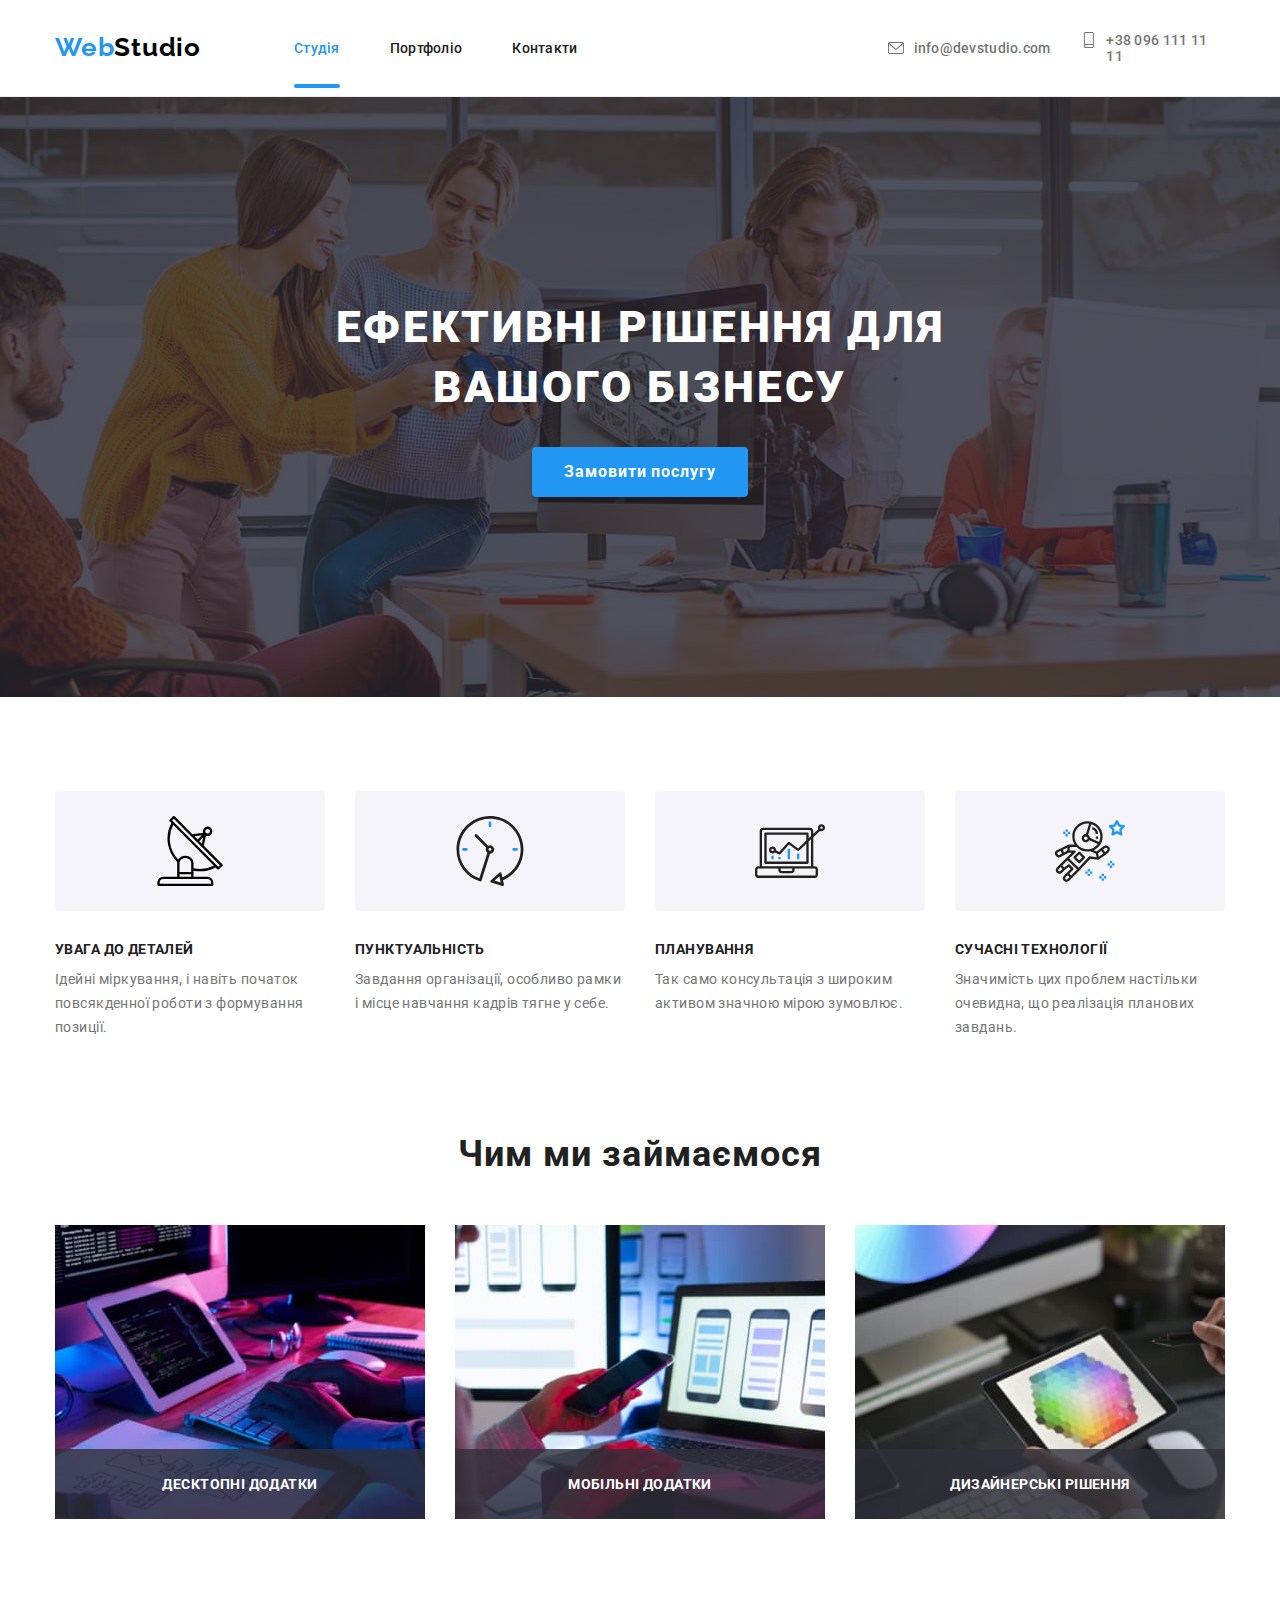
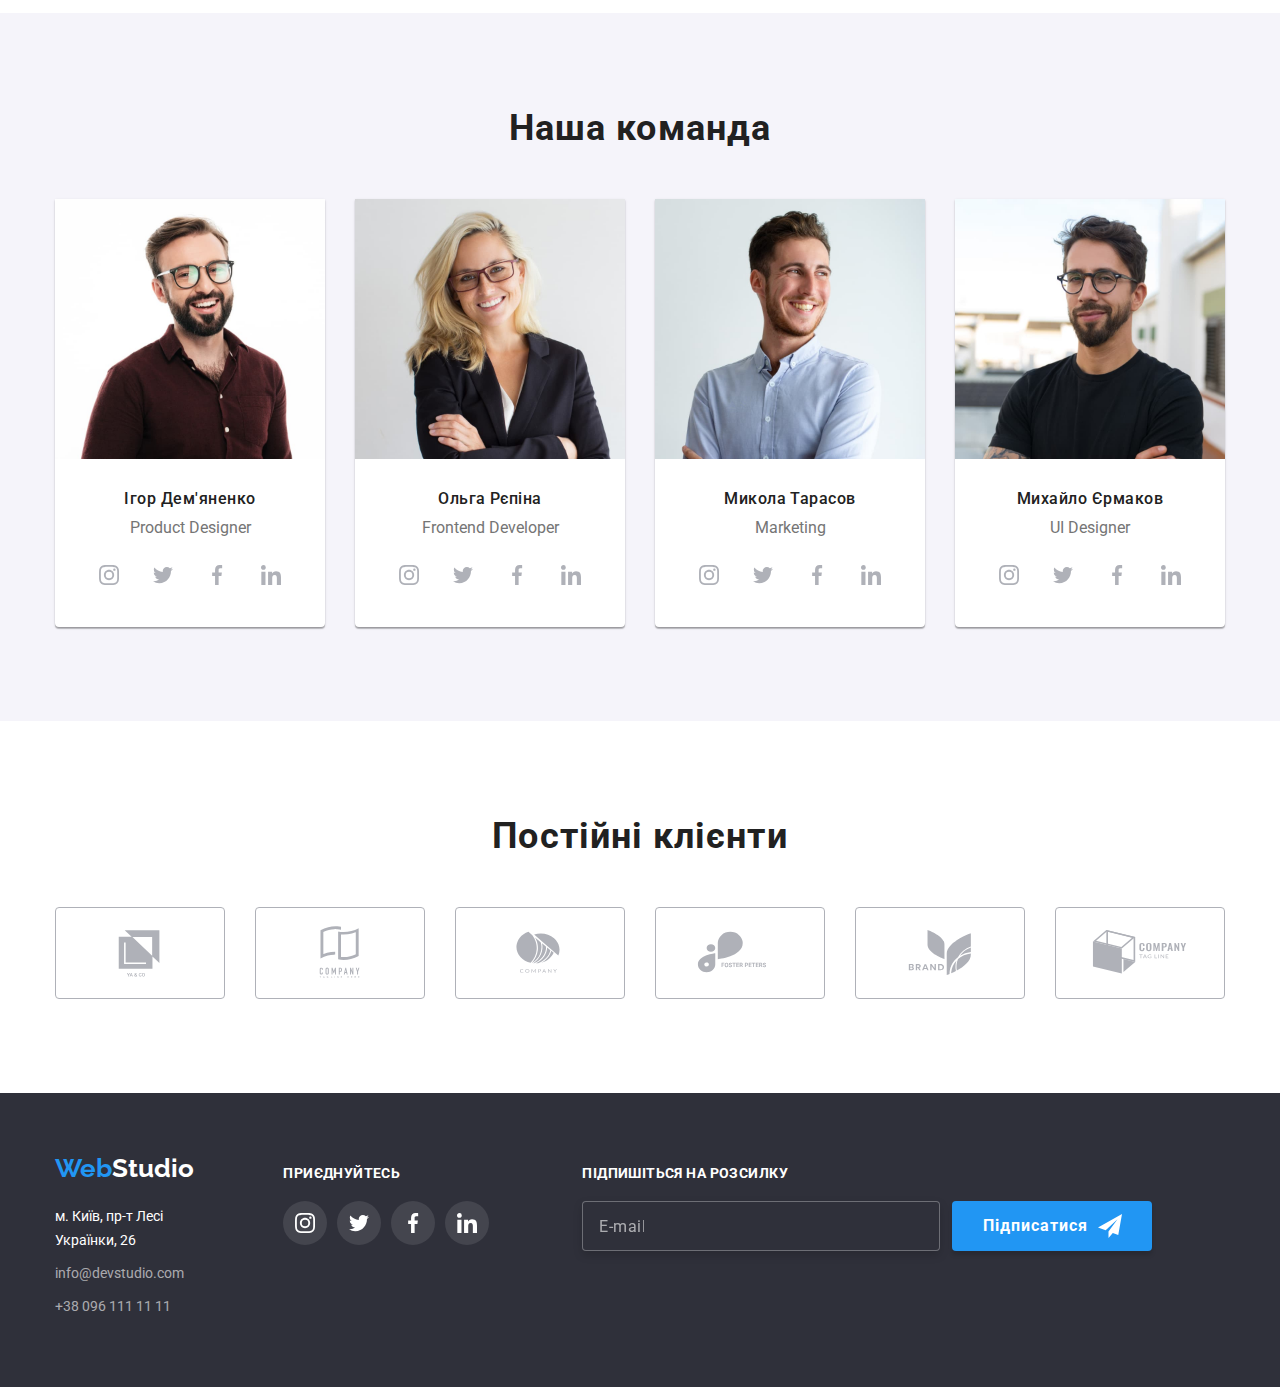
<file: index.html>
<!DOCTYPE html>
<html lang="uk">

<head>
  <meta charset="UTF-8" />
  <meta http-equiv="X-UA-Compatible" content="IE=edge" />
  <meta name="viewport" content="width=device-width, initial-scale=1.0" />
  <title>WebStudio</title>

  <!-- подключаем дополнительные шрифты -->
  <link rel="preconnect" href="https://fonts.googleapis.com">
  <link rel="preconnect" href="https://fonts.gstatic.com" crossorigin>
  <link href="https://fonts.googleapis.com/css2?family=Raleway:wght@700&family=Roboto:wght@400;500;700;900&display=swap"
    rel="stylesheet">

  <!-- подключаем нормализатор стилей для CSS (https://github.com/sindresorhus/modern-normalize) -->
  <link rel="stylesheet" href="https://cdnjs.cloudflare.com/ajax/libs/modern-normalize/1.1.0/modern-normalize.min.css">

  <!-- подключаем файл с нашими стилями -->
  <link rel="stylesheet" href="./css/styles.css" />
</head>

<body>
  <!-- header -->
  <header class="header">
    <div class="container header-container">
      <a href="/index.html" class="logo link">
        <span class="logo-letter">Web</span>Studio
      </a>
      <nav class="nav">
        <ul class="nav-menu list">
          <li class="item"><a class="nav-link link current" href="./index.html">Студія</a></li>
          <li class="item"><a class="nav-link link" href="./portfolio.html">Портфоліо</a></li>
          <li class="item"><a class="nav-link link" href="/">Контакти</a></li>
        </ul>
      </nav>
      <ul class="nav-contacts list">
        <li class="nav-item">
          <a class="nav-contacts-link link" href="mailto:info@devstudio.com">
            <svg class="button-icon">
              <use href="./images/icons-sprite.svg#letter"></use>
            </svg> info@devstudio.com</a>
        </li>

        <li class="nav-item">
          <a class="nav-contacts-link link" href="tel:+380961111111">
            <svg class="button-icon">
              <use href="./images/icons-sprite.svg#phone"></use>
            </svg> +38 096 111 11 11</a>
        </li>
      </ul>
    </div>
  </header>

  <!-- main -->
  <main>
    <!-- секция Hero, с основным заголовком -->
    <section class="section hero hero-image">
      <div class="container hero-container">
        <h1 class="hero-title">ефективні рішення для вашого бізнесу</h1>
        <button type="button" class="hero-button" data-modal-open>Замовити послугу</button>
      </div>
    </section>

    <!-- секция наши преимущества (benefits) -->
    <section class="section benefits">
      <div class="container">
        <ul class="benefits-list list">

          <li class="benefits-item item icon-antena">
            <div class="container-logo">
              <svg class="benefits-logo" width="70" height="70">
                <use href="./images/icons-sprite.svg#antenna"></use>
              </svg>
            </div>
            <h3 class="benefits-title">УВАГА ДО ДЕТАЛЕЙ</h3>
            <p class="benefits-text">
              Ідейні міркування, і навіть початок повсякденної роботи з
              формування позиції.
            </p>
          </li>

          <li class="benefits-item item icon-clock">
            <div class="container-logo">
              <svg class="benefits-logo" width="70" height="70">
                <use href="./images/icons-sprite.svg#clock"></use>
              </svg>
            </div>
            <h3 class="benefits-title">ПУНКТУАЛЬНІСТЬ</h3>
            <p class="benefits-text">
              Завдання організації, особливо рамки і місце навчання кадрів тягне
              у себе.
            </p>
          </li>

          <li class="benefits-item item icon-diagram">
            <div class="container-logo">
              <svg class="benefits-logo" width="70" height="70">
                <use href="./images/icons-sprite.svg#diagram"></use>
              </svg>
            </div>
            <h3 class="benefits-title">ПЛАНУВАННЯ</h3>
            <p class="benefits-text">
              Так само консультація з широким активом значною мірою зумовлює.
            </p>
          </li>

          <li class="benefits-item item icon-astronaut">
            <div class="container-logo">
              <svg class="benefits-logo" width="70" height="70">
                <use href="./images/icons-sprite.svg#astronaut"></use>
              </svg>
            </div>
            <h3 class="benefits-title">СУЧАСНІ ТЕХНОЛОГІЇ</h3>
            <p class="benefits-text">
              Значимість цих проблем настільки очевидна, що реалізація планових
              завдань.
            </p>
          </li>
        </ul>
      </div>
    </section>

    <!-- секция чем мы занимаемся -->
    <section class="section work">
      <div class="container">
        <h2 class="section-title work-title">Чим ми займаємося</h2>
        <ul class="work-list list">
          <li class="work-item">
            <img src="./images/main/keyboard.jpg" alt="box1" width="370" height="294" />
            <div class="work-row">
              <p class="work-text">Десктопні додатки</p>
            </div>
          </li>

          <li class="work-item">
            <img src="./images/main/notebook.jpg" alt="box2" width="370" height="294" />
            <div class="work-row">
              <p class="work-text">Мобільні додатки</p>
            </div>
          </li>

          <li class="work-item">
            <img src="./images/main/tablet.jpg" alt="box3" width="370" height="294" />
            <div class="work-row">
              <p class="work-text">Дизайнерські рішення</p>
            </div>
          </li>
        </ul>
      </div>

    </section>

    <!-- секция наша команда -->
    <section class="section team">
      <div class="container">
        <h2 class="section-title">Наша команда</h2>
        <ul class="team-list list">
          <li class="team-item">
            <img src="./images/main/igor.jpg" alt="Ігор Дем'яненко" width="270" height="260" />
            <h3 class="card-title">Ігор Дем'яненко</h3>
            <p class="card-text">Product Designer</p>
            <ul class="icon-list list">
              <li class="icon-item"><a class="icon-link" target="_blank" rel="noreferrer noopenner"
                  aria-label="Instagram" href="https://www.instagram.com/">
                  <svg class="icon-svg" width="20" height="20">
                    <use href="./images/icons-sprite.svg#instagram"></use>
                  </svg>
                </a></li>

              <li class="icon-item">
                <a class="icon-link" target="_blank" rel="noreferrer noopenner" aria-label="Twitter"
                  href="https://twitter.com/">
                  <svg class="icon-svg" width="20" height="20">
                    <use href="./images/icons-sprite.svg#twitter"></use>
                  </svg>
                </a>
              </li>

              <li class="icon-item">
                <a class="icon-link" target="_blank" rel="noreferrer noopenner" aria-label="Facebook"
                  href="https://uk-ua.facebook.com/">
                  <svg class="icon-svg" width="20" height="20">
                    <use href="./images/icons-sprite.svg#facebook"></use>
                  </svg>
                </a>
              </li>

              <li class="icon-item">
                <a class="icon-link" target="_blank" rel="noreferrer noopenner" aria-label="Linkedin"
                  href="https://www.linkedin.com/feed/">
                  <svg class="icon-svg" width="20" height="20">
                    <use href="./images/icons-sprite.svg#linkedin"></use>
                  </svg>
                </a>
              </li>
            </ul>
          </li>

          <li class="team-item">
            <img src="./images/main/olga.jpg" alt="Ольга Рєпіна" width="270" height="260" />
            <h3 class="card-title">Ольга Рєпіна</h3>
            <p class="card-text">Frontend Developer</p>
            <ul class="icon-list list">
              <li class="icon-item"><a class="icon-link" target="_blank" rel="noreferrer noopenner"
                  aria-label="Instagram" href="https://www.instagram.com/">
                  <svg class="icon-svg" width="20" height="20">
                    <use href="./images/icons-sprite.svg#instagram"></use>
                  </svg>
                </a></li>

              <li class="icon-item">
                <a class="icon-link" target="_blank" rel="noreferrer noopenner" aria-label="Twitter"
                  href="https://twitter.com/">
                  <svg class="icon-svg" width="20" height="20">
                    <use href="./images/icons-sprite.svg#twitter"></use>
                  </svg>
                </a>
              </li>

              <li class="icon-item">
                <a class="icon-link" target="_blank" rel="noreferrer noopenner" aria-label="Facebook"
                  href="https://uk-ua.facebook.com/">
                  <svg class="icon-svg" width="20" height="20">
                    <use href="./images/icons-sprite.svg#facebook"></use>
                  </svg>
                </a>
              </li>

              <li class="icon-item">
                <a class="icon-link" target="_blank" rel="noreferrer noopenner" aria-label="Linkedin"
                  href="https://www.linkedin.com/feed/">
                  <svg class="icon-svg" width="20" height="20">
                    <use href="./images/icons-sprite.svg#linkedin"></use>
                  </svg>
                </a>
              </li>
            </ul>
          </li>


          <li class="team-item">
            <img src="./images/main/mikola.jpg" alt="Микола Тарасов" width="270" height="260" />
            <h3 class="card-title">Микола Тарасов</h3>
            <p class="card-text">Marketing</p>
            <ul class="icon-list list">
              <li class="icon-item"><a class="icon-link" target="_blank" rel="noreferrer noopenner"
                  aria-label="Instagram" href="https://www.instagram.com/">
                  <svg class="icon-svg" width="20" height="20">
                    <use href="./images/icons-sprite.svg#instagram"></use>
                  </svg>
                </a></li>

              <li class="icon-item">
                <a class="icon-link" target="_blank" rel="noreferrer noopenner" aria-label="Twitter"
                  href="https://twitter.com/">
                  <svg class="icon-svg" width="20" height="20">
                    <use href="./images/icons-sprite.svg#twitter"></use>
                  </svg>
                </a>
              </li>

              <li class="icon-item">
                <a class="icon-link" target="_blank" rel="noreferrer noopenner" aria-label="Facebook"
                  href="https://uk-ua.facebook.com/">
                  <svg class="icon-svg" width="20" height="20">
                    <use href="./images/icons-sprite.svg#facebook"></use>
                  </svg>
                </a>
              </li>

              <li class="icon-item">
                <a class="icon-link" target="_blank" rel="noreferrer noopenner" aria-label="Linkedin"
                  href="https://www.linkedin.com/feed/">
                  <svg class="icon-svg" width="20" height="20">
                    <use href="./images/icons-sprite.svg#linkedin"></use>
                  </svg>
                </a>
              </li>
            </ul>
          </li>


          <li class="team-item">
            <img src="./images/main/mihaylo.jpg" alt="Михайло Єрмаков" width="270" height="260" />
            <h3 class="card-title">Михайло Єрмаков</h3>
            <p class="card-text">UI Designer</p>
            <ul class="icon-list list">
              <li class="icon-item"><a class="icon-link" target="_blank" rel="noreferrer noopenner"
                  aria-label="Instagram" href="https://www.instagram.com/">
                  <svg class="icon-svg" width="20" height="20">
                    <use href="./images/icons-sprite.svg#instagram"></use>
                  </svg>
                </a></li>

              <li class="icon-item">
                <a class="icon-link" target="_blank" rel="noreferrer noopenner" aria-label="Twitter"
                  href="https://twitter.com/">
                  <svg class="icon-svg" width="20" height="20">
                    <use href="./images/icons-sprite.svg#twitter"></use>
                  </svg>
                </a>
              </li>

              <li class="icon-item">
                <a class="icon-link" target="_blank" rel="noreferrer noopenner" aria-label="Facebook"
                  href="https://uk-ua.facebook.com/">
                  <svg class="icon-svg" width="20" height="20">
                    <use href="./images/icons-sprite.svg#facebook"></use>
                  </svg>
                </a>
              </li>

              <li class="icon-item">
                <a class="icon-link" target="_blank" rel="noreferrer noopenner" aria-label="Linkedin"
                  href="https://www.linkedin.com/feed/">
                  <svg class="icon-svg" width="20" height="20">
                    <use href="./images/icons-sprite.svg#linkedin"></use>
                  </svg>
                </a>
              </li>
            </ul>
          </li>

        </ul>
      </div>
    </section>

    <!-- секция "постійні клієнти" -->
    <section class="section clients">
      <div class="container">
        <h2 class="section-title">Постійні клієнти</h2>
        <ul class="list clients-list">
          <li class="item clients-item">
            <a class="clients-link link" href="" rel="noopenner noreffer" target="_blank">
              <svg class="clients-logo" width="106" height="60">
                <use href="./images/icons-sprite.svg#logo-1"></use>
              </svg>
            </a>
          </li>

          <li class="item clients-item">
            <a class="clients-link link" href="" rel="noopenner noreffer" target="_blank">
              <svg class="clients-logo" width="106" height="60">
                <use href="./images/icons-sprite.svg#logo-2"></use>
              </svg>
            </a>
          </li>

          <li class="item clients-item">
            <a class="clients-link link" href="" rel="noopenner noreffer" target="_blank">
              <svg class="clients-logo" width="106" height="60">
                <use href="./images/icons-sprite.svg#logo-3"></use>
              </svg>
            </a>
          </li>

          <li class="item clients-item">
            <a class="clients-link link" href="" rel="noopenner noreffer" target="_blank">
              <svg class="clients-logo" width="106" height="60">
                <use href="./images/icons-sprite.svg#logo-4"></use>
              </svg>
            </a>
          </li>

          <li class="item clients-item">
            <a class="clients-link link" href="" rel="noopenner noreffer" target="_blank">
              <svg class="clients-logo" width="106" height="60">
                <use href="./images/icons-sprite.svg#logo-5"></use>
              </svg>
            </a>
          </li>

          <li class="item clients-item">
            <a class="clients-link link" href="" rel="noopenner noreffer" target="_blank">
              <svg class="clients-logo" width="106" height="60">
                <use href="./images/icons-sprite.svg#logo-6"></use>
              </svg>
            </a>
          </li>


        </ul>
      </div>
    </section>
  </main>

  <!-- footer -->
  <footer class="footer">
    <div class="container footer-container">
      <div class="footer-adress-container"><a href="./index.html" class="footer-logo link"><span
            class="logo-letter">Web</span>Studio</a>
        <address>
          <ul class="footer-list list">
            <li class="item">
              <a href="https://goo.gl/maps/DsKEoF5LZSDJmVbp9" class="footer-list-adress link" target="_blank"
                rel="noreferrer noopener">м.
                Київ, пр-т Лесі
                Українки, 26</a>
            </li>
            <li class="item">
              <a href="mailto:info@devstudio.com" class="footer-list-link link">info@devstudio.com</a>
            </li>
            <li class="item">
              <a href="tel:+380961111111" class="footer-list-link link">+38 096 111 11 11</a>
            </li>
          </ul>
        </address>
      </div>

      <div class="footer-links-container">
        <p class="footer-text">приєднуйтесь</p>
        <ul class="footer-icon-list list">
          <li class="footert-icon-item"><a class="footer-icon-link" target="_blank" rel="noreferrer noopenner"
              aria-label="Instagram" href="https://www.instagram.com/">
              <svg class="icon-svg" width="20" height="20">
                <use href="./images/icons-sprite.svg#instagram"></use>
              </svg>
            </a></li>

          <li class="footert-icon-item">
            <a class="footer-icon-link" target="_blank" rel="noreferrer noopenner" aria-label="Twitter"
              href="https://twitter.com/">
              <svg class="icon-svg" width="20" height="20">
                <use href="./images/icons-sprite.svg#twitter"></use>
              </svg>
            </a>
          </li>

          <li class="footert-icon-item">
            <a class="footer-icon-link" target="_blank" rel="noreferrer noopenner" aria-label="Facebook"
              href="https://uk-ua.facebook.com/">
              <svg class="icon-svg" width="20" height="20">
                <use href="./images/icons-sprite.svg#facebook"></use>
              </svg>
            </a>
          </li>

          <li class="footert-icon-item">
            <a class="footer-icon-link" target="_blank" rel="noreferrer noopenner" aria-label="Linkedin"
              href="https://www.linkedin.com/feed/">
              <svg class="icon-svg" width="20" height="20">
                <use href="./images/icons-sprite.svg#linkedin"></use>
              </svg>
            </a>
          </li>
        </ul>
      </div>

      <!-- создаем форму для ввода в футере -->
      <div class="footer-form-container">
        <p class="footer-form-container-text">Підпишіться на розсилку</p>
        <form class="footer-form-container-form" autocomplete="on">
          <input class="footer-form-input" type="email" name="user_mail" placeholder="E-mail">
          <button class="footer-form-btn" type="submit">Підписатися</button>
        </form>

      </div>
  </footer>

  <!-- создаем модальное коно (обычно размещается после футера) -->
  <div class="backdrop is-hidden" data-modal>
    <div class="modal">
      <button class="modal-btn" type="button" data-modal-close>
        <svg class="modal-btn-icon" width="20" height="20">
          <use href="./images/icons-sprite.svg#close-modal"></use>
        </svg>
      </button>

      <div class="modal-box">
        <p class="modal-title">Залиште свої дані, ми вам передзвонимо</p>
        <form name="modal-form">
          <label class="modal-form-label" for="user_name">Ім'я</label>
          <div class="modal-form-group">
            <input class="modal-form-field" type="text" name="user_name" id="user_name">
            <svg class="modal-form-icon" width="18" height="18">
              <use href="./images/icons-sprite.svg#person-black"></use>
            </svg>
          </div>

          <label class="modal-form-label">Телефон</label>
          <div class="modal-form-group">
            <input class="modal-form-field" type="text" name="user_phone" id="user_phone">
            <svg class="modal-form-icon" width="18" height="18">
              <use href="./images/icons-sprite.svg#phone-black"></use>
            </svg>
          </div>

          <label class="modal-form-label">Пошта</label>
          <div class="modal-form-group">
            <input class="modal-form-field" type="text" name="user_email" id="user_email">
            <svg class="modal-form-icon" width="18" height="18">
              <use href="./images/icons-sprite.svg#email-black"></use>
            </svg>
          </div>

          <label class="modal-form-label">Коментар</label>
          <textarea class="modal-form-text" name="feedback" rows="5" placeholder="Введіть текст"></textarea>

          <!-- создаем чек-бокс -->
          <label class="modal-form-agreement">
            <input class="modal-form-checkbox" type="checkbox">
            <span class="modal-form-agreement-text">
              Погоджуюся з розсилкою та приймаю
              <a class="modal-form-link" href="">Умови договору</a>
            </span>
          </label>

          <button class="button-form" type="submit">Відправити</button>
        </form>
      </div>
    </div>
  </div>


  <script src="./js/modal.js"></script>
</body>

</html>
</file>
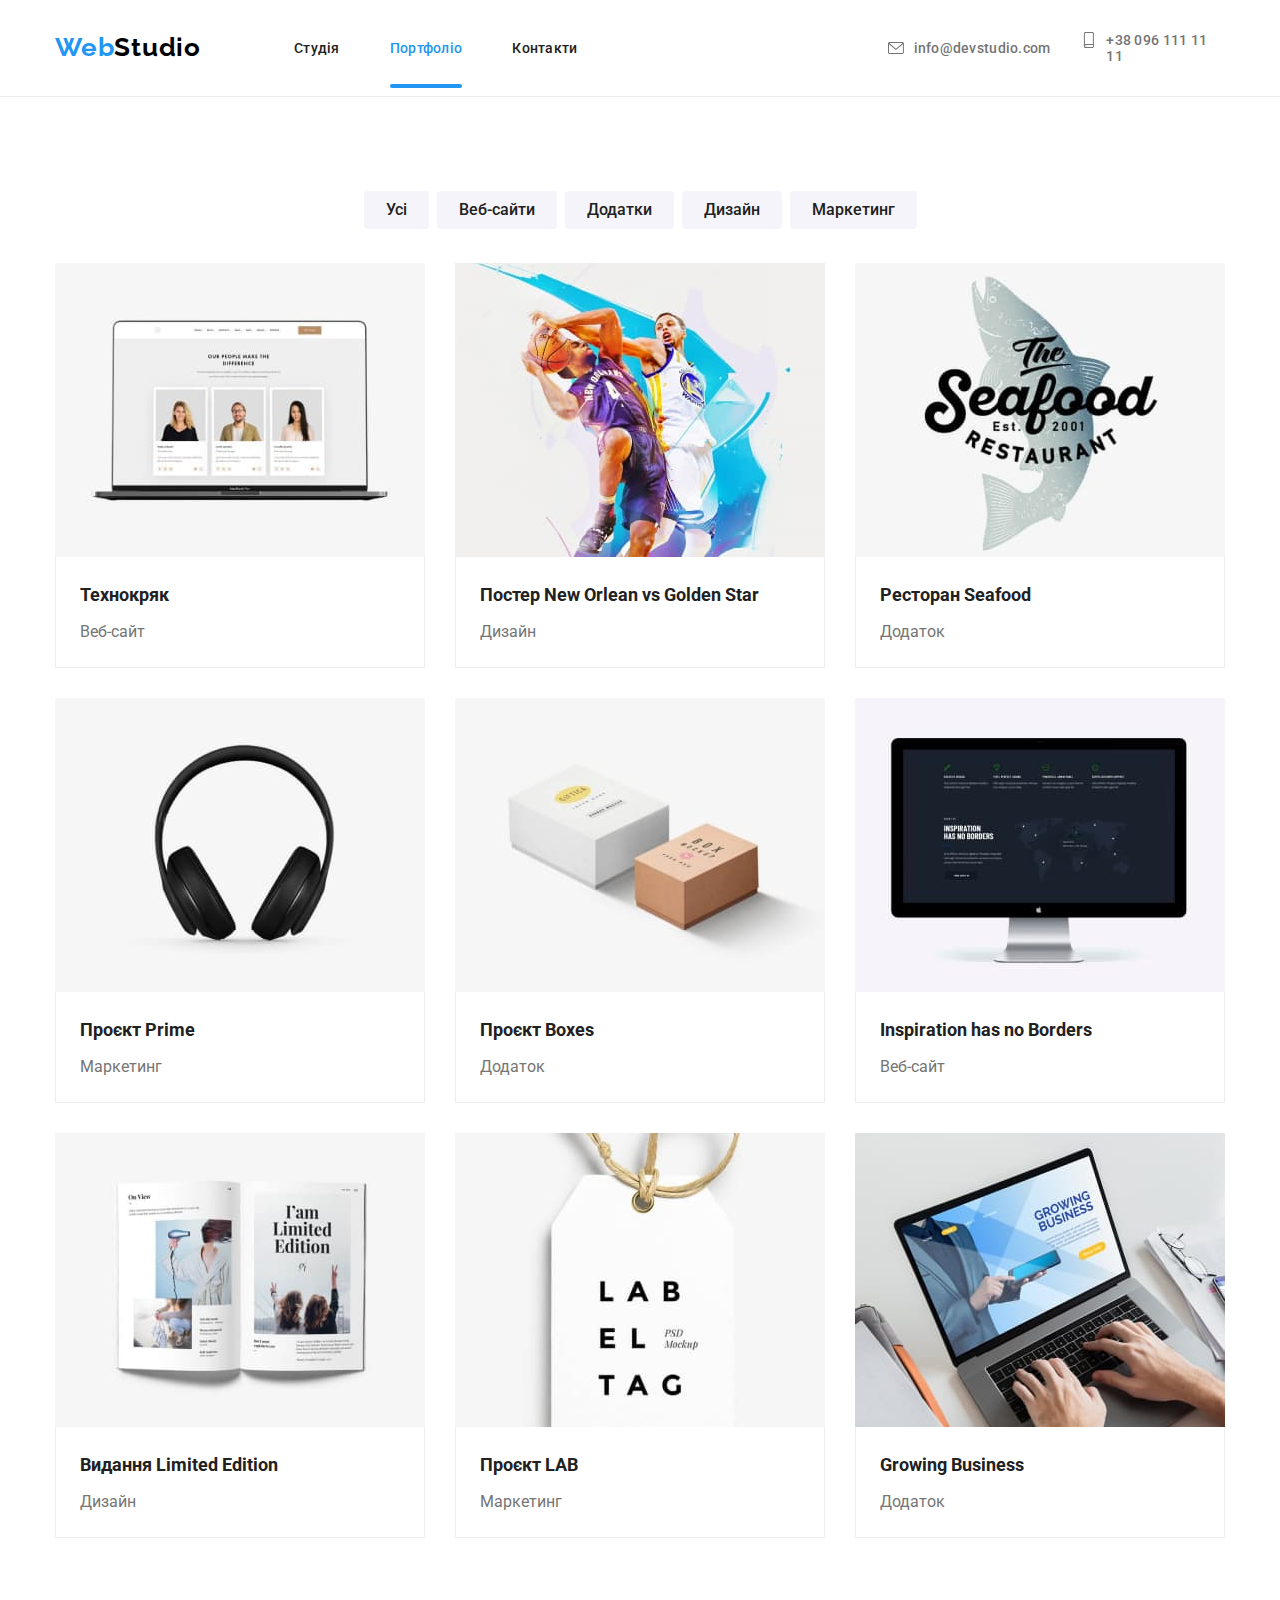
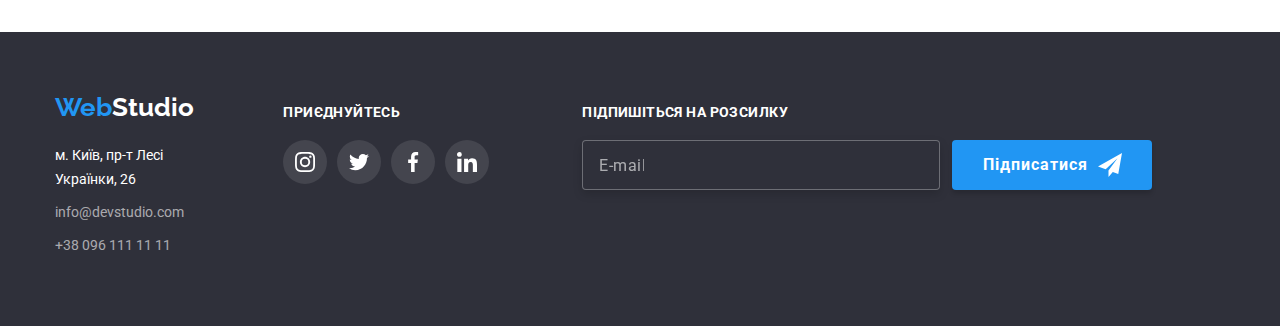
<file: portfolio.html>
<!DOCTYPE html>
<html lang="uk">

<head>
  <meta charset="UTF-8" />
  <meta http-equiv="X-UA-Compatible" content="IE=edge" />
  <meta name="viewport" content="width=device-width, initial-scale=1.0" />
  <title>WebStudio</title>

  <!-- подключаем дополнительные шрифты -->
  <link rel="preconnect" href="https://fonts.googleapis.com">
  <link rel="preconnect" href="https://fonts.gstatic.com" crossorigin>
  <link href="https://fonts.googleapis.com/css2?family=Raleway:wght@700&family=Roboto:wght@400;500;700;900&display=swap"
    rel="stylesheet">

  <!-- подключаем нормализатор стилей для CSS (https://github.com/sindresorhus/modern-normalize) -->
  <link rel="stylesheet" href="https://cdnjs.cloudflare.com/ajax/libs/modern-normalize/1.1.0/modern-normalize.min.css">

  <!-- подключаем файл с нашими стилями -->
  <link rel="stylesheet" href="./css/styles.css" />
</head>

<body>
  <!-- header -->
  <header class="header">
    <div class="container header-container">
      <a href="/index.html" class="logo link">
        <span class="logo-letter">Web</span>Studio
      </a>
      <nav class="nav">
        <ul class="nav-menu list">
          <li class="item"><a class="nav-link link" href="./index.html">Студія</a></li>
          <li class="item"><a class="nav-link link current" href="./portfolio.html">Портфоліо</a></li>
          <li class="item"><a class="nav-link link" href="/">Контакти</a></li>
        </ul>
      </nav>
      <ul class="nav-contacts list">
        <li class="nav-item">
          <a class="nav-contacts-link link" href="mailto:info@devstudio.com">
            <svg class="button-icon">
              <use href="./images/icons-sprite.svg#letter"></use>
            </svg> info@devstudio.com</a>
        </li>

        <li class="nav-item">
          <a class="nav-contacts-link link" href="tel:+380961111111">
            <svg class="button-icon">
              <use href="./images/icons-sprite.svg#phone"></use>
            </svg> +38 096 111 11 11</a>
        </li>
      </ul>
    </div>
  </header>

  <!-- main -->
  <main>
    <section class="section section-portfolio">
      <div class="container">
        <!-- скритий заголовок -->
        <h1 class="visually-hidden">наше портфоліо</h1>

        <!-- кнопки-фильтры -->
        <ul class="list filters-list">
          <li class="filter-item"><button class="button filter-button" type="button">Усі</button></li>
          <li class="filter-item"><button class="button filter-button" type="button">Веб-сайти</button></li>
          <li class="filter-item"><button class="button filter-button" type="button">Додатки</button></li>
          <li class="filter-item"><button class="button filter-button" type="button">Дизайн</button></li>
          <li class="filter-item"><button class="button filter-button" type="button">Маркетинг</button></li>
        </ul>

        <!-- секция с карточками -->
        <ul class="list flex-container">
          <li class="flex-element">
            <a href="" class="card">
              <div class="overlay-box"><img src="./images/portfolio/tehno.jpg" alt="Технокряк" width="370" />
                <div class="overlay">
                  <p class="overlay-text">Ресурс пропонує комплексні пропозиції з різним рівнем функціоналу та сервісів.
                    Все
                    це дозволить
                    відвідувачу отримати
                    вичерпні відомості про компанію чи приватну особу.</p>
                </div>
              </div>

              <div class="flex-text">
                <h2 class="subtitle">Технокряк</h2>
                <p class="subtitle-text">Веб-сайт</p>
              </div>
            </a>
          </li>


          <li class="flex-element">
            <a href="" class="card">
              <div class="overlay-box"><img src="./images/portfolio/poster.jpg" alt="Постер New Orlean vs Golden Star"
                  width="370" />
                <div class="overlay">
                  <p class="overlay-text">Ресурс пропонує комплексні пропозиції з різним рівнем функціоналу та сервісів.
                    Все
                    це дозволить
                    відвідувачу отримати
                    вичерпні відомості про компанію чи приватну особу.</p>
                </div>
              </div>

              <div class="flex-text">
                <h2 class="subtitle">Постер New Orlean vs Golden Star</h2>
                <p class="subtitle-text">Дизайн</p>
              </div>
            </a>
          </li>

          <li class="flex-element">
            <a href="" class="card">
              <div class="overlay-box"><img src="./images/portfolio/restoran.jpg" alt="Ресторан Seafood" width="370" />
                <div class="overlay">
                  <p class="overlay-text">Ресурс пропонує комплексні пропозиції з різним рівнем функціоналу та сервісів.
                    Все
                    це дозволить
                    відвідувачу отримати
                    вичерпні відомості про компанію чи приватну особу.</p>
                </div>
              </div>
              <div class="flex-text">
                <h2 class="subtitle">Ресторан Seafood</h2>
                <p class="subtitle-text">Додаток</p>
              </div>
            </a>

          </li>

          <li class="flex-element">
            <a href="" class="card">
              <div class="overlay-box"><img src="./images/portfolio/prime.jpg" alt="Проєкт Prime" width="370" />
                <div class="overlay">
                  <p class="overlay-text">Ресурс пропонує комплексні пропозиції з різним рівнем функціоналу та сервісів.
                    Все
                    це дозволить
                    відвідувачу отримати
                    вичерпні відомості про компанію чи приватну особу.</p>
                </div>
              </div>
              <div class="flex-text">
                <h2 class="subtitle">Проєкт Prime</h2>
                <p class="subtitle-text">Маркетинг</p>
              </div>
            </a>
          </li>

          <li class="flex-element">
            <a href="" class="card">
              <div class="overlay-box"><img src="./images/portfolio/boxes.jpg" alt="Проєкт Boxes" width="370" />
                <div class="overlay">
                  <p class="overlay-text">Ресурс пропонує комплексні пропозиції з різним рівнем функціоналу та сервісів.
                    Все
                    це дозволить
                    відвідувачу отримати
                    вичерпні відомості про компанію чи приватну особу.</p>
                </div>
              </div>
              <div class="flex-text">
                <h2 class="subtitle">Проєкт Boxes</h2>
                <p class="subtitle-text">Додаток</p>
              </div>
            </a>

          </li>


          <li class="flex-element">
            <a href="" class="card">
              <div class="overlay-box">
                <img src="./images/portfolio/inspiration.jpg" alt="Inspiration has no Borders" width="370" />
                <div class="overlay">
                  <p class="overlay-text">Ресурс пропонує комплексні пропозиції з різним рівнем функціоналу та сервісів.
                    Все
                    це дозволить
                    відвідувачу отримати
                    вичерпні відомості про компанію чи приватну особу.</p>
                </div>
              </div>
              <div class="flex-text">
                <h2 class="subtitle">Inspiration has no Borders</h2>
                <p class="subtitle-text">Веб-сайт</p>
              </div>
            </a>
          </li>

          <li class="flex-element">
            <a href="" class="card">
              <div class="overlay-box">
                <img src="./images/portfolio/limited.jpg" alt="Видання Limited Edition" width="370" />
                <div class="overlay">
                  <p class="overlay-text">Ресурс пропонує комплексні пропозиції з різним рівнем функціоналу та сервісів.
                    Все
                    це дозволить
                    відвідувачу отримати
                    вичерпні відомості про компанію чи приватну особу.</p>
                </div>
              </div>

              <div class="flex-text">
                <h2 class="subtitle">Видання Limited Edition</h2>
                <p class="subtitle-text">Дизайн</p>
              </div>
            </a>

          </li>

          <li class="flex-element">
            <a href="" class="card">
              <div class="overlay-box">
                <img src="./images/portfolio/lab.jpg" alt="Проєкт LAB" width="370" />
                <div class="overlay">
                  <p class="overlay-text">Ресурс пропонує комплексні пропозиції з різним рівнем функціоналу та сервісів.
                    Все
                    це дозволить
                    відвідувачу отримати
                    вичерпні відомості про компанію чи приватну особу.</p>
                </div>
              </div>

              <div class="flex-text">
                <h2 class="subtitle">Проєкт LAB</h2>
                <p class="subtitle-text">Маркетинг</p>
              </div>
            </a>

          </li>

          <li class="flex-element">
            <a href="" class="card">
              <div class="overlay-box">
                <img src="./images/portfolio/growing.jpg" alt="Growing Business" width="370" />
                <div class="overlay">
                  <p class="overlay-text">Ресурс пропонує комплексні пропозиції з різним рівнем функціоналу та сервісів.
                    Все
                    це дозволить
                    відвідувачу отримати
                    вичерпні відомості про компанію чи приватну особу.</p>
                </div>
              </div>
              <div class="flex-text">
                <h2 class="subtitle">Growing Business</h2>
                <p class="subtitle-text">Додаток</p>
              </div>
            </a>
          </li>
        </ul>
      </div>

    </section>
  </main>

  <!-- footer -->
  <footer class="footer">
    <div class="container footer-container">
      <div class="footer-adress-container"><a href="./index.html" class="footer-logo link"><span
            class="logo-letter">Web</span>Studio</a>
        <address>
          <ul class="footer-list list">
            <li class="item">
              <a href="https://goo.gl/maps/DsKEoF5LZSDJmVbp9" class="footer-list-adress link" target="_blank"
                rel="noreferrer noopener">м.
                Київ, пр-т Лесі
                Українки, 26</a>
            </li>
            <li class="item">
              <a href="mailto:info@devstudio.com" class="footer-list-link link">info@devstudio.com</a>
            </li>
            <li class="item">
              <a href="tel:+380961111111" class="footer-list-link link">+38 096 111 11 11</a>
            </li>
          </ul>
        </address>
      </div>

      <div class="footer-links-container">
        <p class="footer-text">приєднуйтесь</p>
        <ul class="footer-icon-list list">
          <li class="footert-icon-item"><a class="footer-icon-link" target="_blank" rel="noreferrer noopenner"
              aria-label="Instagram" href="https://www.instagram.com/">
              <svg class="icon-svg" width="20" height="20">
                <use href="./images/icons-sprite.svg#instagram"></use>
              </svg>
            </a></li>

          <li class="footert-icon-item">
            <a class="footer-icon-link" target="_blank" rel="noreferrer noopenner" aria-label="Twitter"
              href="https://twitter.com/">
              <svg class="icon-svg" width="20" height="20">
                <use href="./images/icons-sprite.svg#twitter"></use>
              </svg>
            </a>
          </li>

          <li class="footert-icon-item">
            <a class="footer-icon-link" target="_blank" rel="noreferrer noopenner" aria-label="Facebook"
              href="https://uk-ua.facebook.com/">
              <svg class="icon-svg" width="20" height="20">
                <use href="./images/icons-sprite.svg#facebook"></use>
              </svg>
            </a>
          </li>

          <li class="footert-icon-item">
            <a class="footer-icon-link" target="_blank" rel="noreferrer noopenner" aria-label="Linkedin"
              href="https://www.linkedin.com/feed/">
              <svg class="icon-svg" width="20" height="20">
                <use href="./images/icons-sprite.svg#linkedin"></use>
              </svg>
            </a>
          </li>
        </ul>
      </div>

      <!-- создаем форму для ввода -->
      <div class="footer-form-container">
        <p class="footer-form-container-text">Підпишіться на розсилку</p>
        <form class="footer-form-container-form" autocomplete="on">
          <input class="footer-form-input" type="email" name="user_mail" placeholder="E-mail">
          <button class="footer-form-btn" type="submit">Підписатися</button>
        </form>

      </div>
    </div>
  </footer>

</body>

</html>
</file>
<file: css/styles.css>
/* 
темный цвет основного текста #212121
светлый цвет основного текста #757575
светлый дополнительный цвеn текста #FFFFFF 
*/


/* задаем глобальный border-box */
/* Для того,
чтобы не задавать свойство box-sizing каждому элементу отдельно в 
самом начале файла стилей используется следующий CSS-код. */

/* В нормализаторе modern-normalize по умолчанию задан глобальный border-box,
поэтому в своих стилях его можно не указывать. */

/* html {
    box-sizing: border-box;
} */

/* Используя универсальный селектор *,
значение border-box устанавливается для всех элементов
 и псевдоэлементов на странице*/

/* *,
*::before,
*::after {
    box-sizing: inherit;
} */

/* переменные с нашими color */
:root {
    --main-dark-clr: #212121;
    --main-gray-clr: #757575;
    --main-white-clr: #FFFFFF;
}

body {
    margin: 0;
    font-family: 'Roboto', 'Raleway', sans-serif;
    color: #212121;
}

/* сброс маркированых точек в списках */
.list {
    list-style: none;
    padding: 0;
    margin: 0;
}

/* reset */
h1,
h2,
h3,
h4,
h5,
h6,
p {
    margin: 0;
}

/* общий класс для всей страницы */
.container {
    width: 1200px;
    padding-left: 15px;
    padding-right: 15px;
    margin-left: auto;
    margin-right: auto;
}


/* делаем все изображения блочными, тем самым убирая нижний отступ  */
img {
    display: block;

    /* (делаем резиновым изображение) */
    max-width: 100%;
    height: auto;
}

.section {
    padding-top: 94px;
    padding-bottom: 94px;
}

/*---------------------- section header----------------- */

.nav-menu {
    display: flex;
    margin-right: 310px;
}

.header .header-container {
    margin-bottom: 0;
}


/* работаем с nav menu, убираем маржен крайнему элементу, есть несколько вариантов: */
/* вариант 1, все li кроме последнего*/
.nav-menu .item:not(:last-child) {
    margin-right: 50px;
}

/* вариант 2 (old school): через + (соседство элементов) */
/* .nav-menu .item+.item {
    margin-left: 50px;
} */

.nav-link,
.nav-contacts-link {
    display: flex;
    gap: 10px;
}

/* .nav-contacts .item:not(:last-child) {
    margin-right: 50px;
} */

.logo {
    color: #000000;
    font-family: 'Raleway';
    font-style: normal;
    font-weight: 700;
    font-size: 26px;
    line-height: calc(31 / 26);
    letter-spacing: 0.03em;
    padding-top: 24px;
    padding-bottom: 25px;
    margin-right: 93px;
}

.logo-letter {
    color: #2196F3;
}

.link {
    text-decoration: none;
}

.header .nav-link {
    font-family: 'Roboto';
    font-style: normal;
    font-weight: 500;
    font-size: 14px;
    line-height: calc(16 / 14);
    letter-spacing: 0.02em;
    color: #212121;
}

/* добавляем нижнюю черточку под ссылкой */
.nav-link {
    position: relative;
}

.nav-link.current::after {
    content: '';

    /* вынимаем этот элемент из потока */
    position: absolute;
    bottom: 0;
    left: 0;

    display: block;
    width: 100%;
    height: 4px;
    border-radius: 2px;
    background-color: #2196F3;
}

.nav-link {
    display: block;
    padding-top: 32px;
    padding-bottom: 32px;

    /* задаем переходы для состояния ховер/фокус */
    transition-property: color;
    transition-duration: 250ms;
    transition-timing-function: cubic-bezier(0.4, 0, 0.2, 1);
}

.nav-link:hover,
.nav-link:focus {
    color: #2196F3;
}

.nav-contacts {
    display: flex;
    gap: 30px;
    margin-left: 0;
    align-items: center;

}

.nav-contacts-link {
    font-weight: 500;
    font-size: 14px;
    line-height: calc(16 / 14);
    letter-spacing: 0.02em;
    color: var(--main-gray-clr);

    transition-property: color;
    transition-duration: 250ms;
    transition-timing-function: cubic-bezier(0.4, 0, 0.2, 1);
}

.nav-contacts-link:hover,
.nav-contacts-link:focus {
    color: #2196F3;
}

.button-icon {
    width: 16px;
    height: 16px;
    fill: #757575;

    transition-property: fill;
    transition-duration: 250ms;
    transition-timing-function: cubic-bezier(0.4, 0, 0.2, 1);
}

.nav-contacts-link:hover .button-icon,
.nav-contacts-link:focus .button-icon {
    fill: #2196F3;
}

.nav-menu .link.current {
    color: #2196F3;
}

.header .container {
    display: flex;
    align-items: center;
}

.icon-item .button {
    border: none;
    padding: 0;
}

.nav-item {
    margin-top: 0;
    margin-bottom: 0;
    padding-top: 32px;
    padding-bottom: 32px;
}


/* линия */
.header {
    max-width: 1600px;
    background-color: var(--main-white-clr);
    border-bottom: 1px solid #ECECEC;
    margin: 0 auto;
    padding: 0;
}

/* ---------секция Hero, с основным заголовком---------------------- */

.hero {
    max-width: 1600px;
    min-height: 600px;
    margin: 0 auto;
    background-color: #2F303A;
    text-align: center;
    padding-top: 200px;
    padding-bottom: 200px;
}

/* добавляем изображение для hero с дополнительным слоем градиента*/
.hero-image {
    background-image: linear-gradient(to right, rgba(47, 48, 58, 0.4),
            rgba(47, 48, 58, 0.4)),
        url("../images/main/imgoverlay.png"),
        url("../images/main/hero-img.jpg");
    background-repeat: no-repeat;
    background-position: center;
    background-size: cover;
    /* background-clip: border-box; */
    /* background-attachment: fixed; paralax effect  */
}

.hero-title {
    width: 696px;
    margin-left: auto;
    margin-right: auto;
    margin-top: 0px;
    margin-bottom: 30px;
    font-weight: 900;
    font-size: 44px;
    line-height: calc(60 / 44);
    letter-spacing: 0.06em;
    text-transform: uppercase;
    color: var(--main-white-clr);
    text-align: center;
}

.hero-button {
    min-width: 216px;
    min-height: 50px;
    font-family: 'Roboto';
    font-style: normal;
    font-weight: 700;
    font-size: 16px;
    line-height: calc(30 / 16);
    letter-spacing: 0.06em;
    color: var(--main-white-clr);
    cursor: pointer;
    padding: 10px 32px;

    background-color: #2196F3;
    box-shadow: 0px 4px 4px rgba(0, 0, 0, 0.15);
    border-radius: 4px;
    border: 0;
}

.hero-button:active {
    background-color: #188CE8;
    box-shadow: 0px 4px 4px rgba(0, 0, 0, 0.15);
}



/* -------------секция наши преимущества (benefits)------------------ */
.benefits-list {
    display: flex;
    padding: 0;
}

.benefits-list .item:not(:last-child) {
    margin-right: 30px;
}

.benefits-title {
    font-weight: 700;
    font-size: 14px;
    line-height: calc(16 / 14);
    letter-spacing: 0.03em;
    text-transform: uppercase;
    color: var(--main-dark-clr);
    padding: 0 0 10px;
}

.benefits-title,
.benefits-text {
    margin-top: 0;
    margin-bottom: 0;

}

.benefits-text {
    font-weight: 400;
    font-size: 14px;
    line-height: calc(24 / 14);
    letter-spacing: 0.03em;
    color: var(--main-gray-clr);
}

.container-logo {
    width: 270px;
    min-height: 120px;
    display: flex;
    align-items: center;
    justify-content: center;
    margin-bottom: 30px;
    background: #F5F4FA;
    border-radius: 4px;
}

.benefits-item {
    width: 270px;
}

/* --------------------секция "чем мы занимаемся"----------------- */
.section.work {
    padding-top: 0;
}

.work-list {
    display: flex;
    justify-content: space-between;
}


.section-title {
    font-weight: 700;
    font-size: 36px;
    line-height: calc(42 / 36);
    letter-spacing: 0.03em;
    margin-top: 0;
    margin-bottom: 50px;
    text-align: center;
}

.work-item {
    position: relative;
}

.work-row {
    position: absolute;
    left: 0;
    bottom: 0;

    display: flex;
    align-items: center;
    justify-content: center;
    width: 370px;
    height: 70px;
    background-color: rgba(47, 48, 58, 0.8);

}

.work-text {
    font-weight: 700;
    font-size: 14px;
    line-height: calc(16 / 14);
    letter-spacing: 0.03em;
    text-transform: uppercase;
    color: var(--main-white-clr);
}


/* --------------------секция "наша команда"----------------------- */
.team {
    background-color: #F5F4FA;
}

.team-list {
    display: flex;
    justify-content: space-between;
    gap: 30px;
}

.team-item {
    width: 270px;
    height: 428px;
    background-color: #FFFFFF;
    box-shadow: 0px 1px 3px rgba(0, 0, 0, 0.12),
        0px 1px 1px rgba(0, 0, 0, 0.14),
        0px 2px 1px rgba(0, 0, 0, 0.2);
    border-radius: 0px 0px 4px 4px;
}

.card-title {
    font-weight: 500;
    font-size: 16px;
    line-height: calc(19 / 16);
    letter-spacing: 0.03em;

    margin-top: 30px;
    margin-bottom: 10px;
    text-align: center;
}

.card-text {
    font-weight: 400;
    font-size: 16px;
    line-height: calc(19 / 16);
    color: var(--main-gray-clr);

    margin-top: 0;
    margin-bottom: 16px;
    text-align: center;
}

.icon-list {
    display: flex;
    justify-content: center;
    gap: 10px;
}

.icon-link {
    display: flex;
    justify-content: center;
    align-items: center;

    width: 44px;
    height: 44px;

    color: #AFB1B8;
    border-radius: 50%;

    transition-property: color, background-color;
    transition-duration: 250ms;
    transition-timing-function: cubic-bezier(0.4, 0, 0.2, 1);
}

.icon-link:hover,
.icon-link:focus {
    color: #FFFFFF;
    background-color: #2196F3;
}

.icon-svg {
    fill: currentColor;

}



/* -------------------секция "постійні клієнти"-------------------- */
.clients-list {
    display: flex;
    gap: 30px;
}

.clients-item {
    display: flex;
    width: 170px;
    height: 92px;
    align-items: center;
    justify-content: center;

    border: 1px solid #AFB1B8;
    border-radius: 4px;

    transition-property: border-color;
    transition-duration: 250ms;
    transition-timing-function: cubic-bezier(0.4, 0, 0.2, 1);
}

.clients-link {
    display: flex;
    align-items: center;
    justify-content: center;
    color: #AFB1B8;
    padding: 15px 30px;

    transition-property: color;
    transition-duration: 250ms;
    transition-timing-function: cubic-bezier(0.4, 0, 0.2, 1);
}

.clients-item:hover {
    border-color: #2196F3;
}

.clients-link:hover,
.clients-link:focus {
    color: #2196F3;
}

.clients-logo {
    fill: currentColor;
}


/* -----------------------страница портфолио----------------------------- */

/* спрятанная секция h1 в портфолио */
.visually-hidden {
    position: absolute;
    width: 1px;
    height: 1px;
    margin: -1px;
    border: 0;
    padding: 0;

    white-space: nowrap;
    clip-path: inset(100%);
    clip: rect(0 0 0 0);
    overflow: hidden;
}


/* кнопки фильтров */
.filters-list {
    display: flex;
    justify-content: center;
    margin-bottom: 34px;
}

.filter-item {
    margin-right: 8px;
}

.filter-item:last-child {
    margin-right: 0;
}

.filter-button {
    padding: 6px 22px;
    margin: 0;
}

.button {
    display: block;
    font-family: 'Roboto';
    font-style: normal;
    color: var(--main-dark-clr);
    background-color: #F5F4FA;
    font-weight: 500;
    font-size: 16px;
    line-height: calc(26 / 16);
    cursor: pointer;
    border: 0;
    border-radius: 4px;
    text-align: center;
    margin: 0;

    transition-property: color, background-color, border-color, box-shadow, border-radius;
    transition-duration: 250ms;
    transition-timing-function: cubic-bezier(0.4, 0, 0.2, 1);
}

.button:hover,
.button:focus {
    background-color: #2196F3;
    color: var(--main-white-clr);
    border-color: #2196F3;
    box-shadow: 0px 3px 1px rgba(0, 0, 0, 0.1), 0px 1px 2px rgba(0, 0, 0, 0.08), 0px 2px 2px rgba(0, 0, 0, 0.12);
    border-radius: 4px;
}



/* -----------------секция с 9 карточками----------------------- */

/* создаем сетку из 9 элементов */
.flex-container {
    display: flex;
    flex-wrap: wrap;
}

/* ширину лучше задать фунцией calc, так как она позволяет автоматически подстравиаться под изменение ширины страницы
calc((100% - кол-во маржинов в строке * значение марижина) / кол-во элементов в строке */
.flex-element {
    display: block;
    width: calc((100% - 2 * 30px) / 3);
    text-align: left;
    margin-right: 30px;
    margin-bottom: 30px;
    /* border: 1px solid #EEEEEE; */
    border-top: 0;
}

/* мы не можем применить justify-content: space-between, так как если в сетке будет к примеру 5 єлементов, то один ряд будет с дыркой */

/* для каждого 3 элемента в сетке убираем правый маржин */
.flex-element:nth-child(3n) {
    margin-right: 0;
}

/* убираем нижний маржин у последних 3х элементов сетки */
.flex-element:nth-last-child(-n + 3) {
    margin-bottom: 0;
}

.card {
    display: block;
    background-color: #FFFFFF;
    text-decoration: none;

    transition-property: box-shadow;
    transition-duration: 250ms;
    transition-timing-function: cubic-bezier(0.4, 0, 0.2, 1);
}

.card:hover,
.card:focus {
    box-shadow: 0px 1px 1px rgba(0, 0, 0, 0.12),
        0px 4px 4px rgba(0, 0, 0, 0.06),
        1px 4px 6px rgba(0, 0, 0, 0.16);
}

.subtitle {
    color: var(--main-dark-clr);
    font-weight: 700;
    font-size: 18px;
    line-height: calc(36 / 18);
    margin: 0 0 4px;
}

.subtitle-text {
    font-weight: 400;
    font-size: 16px;
    line-height: calc(30 / 16);
    color: var(--main-gray-clr);
    margin: 0;
}

.flex-text {
    padding: 20px 24px;
    border: 1px solid #EEEEEE;
    border-top: 0;
}


/* добавляем выпадающее меню overlay для карточек */
.overlay-box {
    width: 370px;
    height: 294px;
    position: relative;
    overflow: hidden;
    transition-property: transform;
    transition-duration: 250ms;
    transition-timing-function: cubic-bezier(0.4, 0, 0.2, 1);
}

/* .overlay-box:hover .overlay */
.card:hover .overlay {
    transform: translateY(0);
}

.overlay {
    display: flex;
    align-items: center;

    position: absolute;
    top: 0;
    left: 0;
    width: 100%;
    height: 100%;

    transform: translateY(100%);
    background-color: rgba(33, 150, 243, 0.9);

    transition-property: transform;
    transition-duration: 250ms;
    transition-timing-function: cubic-bezier(0.4, 0, 0.2, 1);
}

.overlay-text {
    font-size: 18px;
    line-height: calc(28 / 18);
    letter-spacing: 0.03em;
    color: var(--main-white-clr);
    padding: 63px 24px;
}

/* -------------секция footer--------------- */
.footer {
    background-color: #2F303A;
    padding-top: 60px;
    padding-bottom: 60px;
}

.footer .footer-container {
    margin-bottom: 0;
}

.footer-list>.item {
    margin-bottom: 9px;
}

.footer-list>.item:first-child {
    margin-top: 20px;
}

.footer-logo {
    font-family: 'Raleway';
    font-style: normal;
    font-weight: 700;
    font-size: 26px;
    line-height: calc(31 / 26);
    color: var(--main-white-clr);
}

.footer-list-adress {
    font-family: inherit;
    font-style: normal;
    font-weight: 400;
    font-size: 14px;
    line-height: calc(24 / 14);
    color: var(--main-white-clr);

    transition-property: color;
    transition-duration: 250ms;
    transition-timing-function: cubic-bezier(0.4, 0, 0.2, 1);
}

.footer-list-link {
    font-style: normal;
    font-weight: 400;
    font-size: 14px;
    line-height: calc(24 / 14);
    color: rgba(255, 255, 255, 0.6);

    transition-property: color;
    transition-duration: 250ms;
    transition-timing-function: cubic-bezier(0.4, 0, 0.2, 1);
}

.footer-list-link:hover,
.footer-list-link:focus {
    color: #2196F3;
}

.footer-list-adress:hover,
.footer-list-adress:focus {
    color: #2196F3
}

.footer-text {
    color: var(--main-white-clr);
    font-style: normal;
    font-weight: 700;
    font-size: 14px;
    line-height: calc(16 / 14);
    letter-spacing: 0.03em;
    text-transform: uppercase;

    margin-bottom: 20px;
}

.footer-container {
    display: flex;
    gap: 70px;
}

.footer-links-container {
    margin-top: 12px;
}

.footer-icon-list {
    display: flex;
    justify-content: center;
    gap: 10px;
}

.footer-icon-link {
    display: flex;
    justify-content: center;
    align-items: center;

    width: 44px;
    height: 44px;

    color: #FFFFFF;
    border-radius: 50%;
    background-color: rgba(255, 255, 255, 0.1);

    transition-property: color, background-color;
    transition-duration: 250ms;
    transition-timing-function: cubic-bezier(0.4, 0, 0.2, 1);
}

.footer-icon-link:hover,
.footer-icon-link:focus {
    color: #FFFFFF;
    background-color: #2196F3;
}

.footer-icon-svg {
    fill: currentColor;
}

.footer-form-container {
    margin-left: 23px;
}

.footer-form-container-text {
    display: inline-block;
    font-weight: 700;
    font-size: 14px;
    line-height: calc(16 / 14);
    letter-spacing: 0.03em;
    text-transform: uppercase;
    color: var(--main-white-clr);

    margin-top: 12px;
    margin-bottom: 20px;
}

.footer-form-input {
    width: 358px;
    height: 50px;
    padding: 15px 295px 15px 16px;
    margin-right: 12px;

    background-color: #2F303A;
    border: 1px solid rgba(255, 255, 255, 0.3);
    filter: drop-shadow(0px 4px 4px rgba(0, 0, 0, 0.15));
    border-radius: 4px;
}

.footer-form-input:focus-visible {
    outline: inherit;
}

.footer-form-input::placeholder {
    font-weight: 400;
    font-size: 16px;
    line-height: calc(20 / 16);
    letter-spacing: 0.03em;
    color: rgba(255, 255, 255, 0.6);
}

.footer-form-container-form {
    display: inline-flex;
}

.footer-form-btn {
    display: inline-flex;
    width: 200px;
    height: 50px;
    padding: 10px 28px;
    border: 0;
    background-color: #2196F3;
    box-shadow: 0px 4px 4px rgba(0, 0, 0, 0.15);
    border-radius: 4px;
    color: var(--main-white-clr);
    cursor: pointer;

    align-items: center;
    justify-content: center;

    font-weight: 700;
    font-size: 16px;
    line-height: calc(30 / 16);
    align-items: center;
    text-align: center;
    letter-spacing: 0.06em;
    color: #FFFFFF;
}

.footer-form-btn::after {
    content: "";
    width: 24px;
    height: 24px;
    margin-left: 10px;
    background-image: url(../images/icons/foot-icon-send.svg);
}

/* ---------------- модальное окно --------------------- */

.backdrop {
    position: fixed;
    top: 0;
    z-index: 1;

    width: 100%;
    height: 100%;

    visibility: is-hidden;

    background-color: rgba(0, 0, 0, 0.2);
    box-shadow: 0px 1px 3px rgba(0, 0, 0, 0.12), 0px 1px 1px rgba(0, 0, 0, 0.14), 0px 2px 1px rgba(0, 0, 0, 0.2);
    border-radius: 4px;

    transition-property: opacity, visibility;
    transition-duration: 250ms;
    transition-timing-function: cubic-bezier(0.4, 0, 0.2, 1);
}

.backdrop.is-hidden {
    opacity: 0;
    visibility: hidden;
    pointer-events: none;
}

.modal {
    /* позицуионируем модальное окно по центру */
    position: absolute;
    top: 50%;
    left: 50%;
    transform: translateX(-50%) translateY(-50%);
    /* ---------------------------------------------------- */

    width: 528px;
    min-height: 581px;

    background-color: var(--main-white-clr);
    box-shadow: 0px 1px 3px rgba(0, 0, 0, 0.12), 0px 1px 1px rgba(0, 0, 0, 0.14), 0px 2px 1px rgba(0, 0, 0, 0.2);
    border-radius: 4px;
    padding: 40px;
}

.modal-btn {
    /* центрируем иконку в бордере */
    display: flex;
    align-items: center;
    justify-content: center;
    /* --------------------------------------- */
    position: absolute;
    top: 0;
    right: 0;
    width: 30px;
    height: 30px;
    border-radius: 50%;

    background-color: #FFFFFF;
    border: 1px solid rgba(0, 0, 0, 0.1);

    margin: 7px 8px 0 0;
    padding: 0;

    cursor: pointer;

}

.modal-btn-icon {
    fill: #000000;

    transition-property: fill;
    transition-duration: 250ms;
    transition-timing-function: cubic-bezier(0.4, 0, 0.2, 1);
}

.modal-btn-icon:hover,
.modal-btn-icon:focus {
    fill: #2196F3;
}

.modal-title {
    text-align: center;
    font-weight: 700;
    font-size: 20px;
    line-height: calc(23 / 20);
    margin-bottom: 12px;
    color: var(--main-dark-clr);
}

.modal-form-label {
    display: block;
    font-size: 12px;
    line-height: calc(14 / 12);
    letter-spacing: 0.01em;
    color: var(--main-gray-clr);
    margin-bottom: 4px;
}

.modal-form-group {
    position: relative;
}

.modal-form-field {
    width: 448px;
    height: 40px;
    border: 1px solid rgba(33, 33, 33, 0.2);
    border-radius: 4px;
    outline: none;
    padding-left: 42px;
    padding-right: 42px;
    margin-bottom: 10px;

    transition-property: border;
    transition-duration: 250ms;
    transition-timing-function: cubic-bezier(0.4, 0, 0.2, 1);
}

.modal-form-field:hover,
.modal-form-field:focus {
    border: 1px solid #2196F3;
}

.modal-form-field:hover+.modal-form-icon,
.modal-form-field:focus+.modal-form-icon {
    fill: #2196F3;
}

.modal-form-icon {
    position: absolute;
    left: 12px;
    top: 40%;
    transform: translateY(-50%);

    transition-property: fill;
    transition-duration: 250ms;
    transition-timing-function: cubic-bezier(0.4, 0, 0.2, 1);
}

/* -- чек-бокс -- */
.modal-form-agreement {
    display: flex;
    align-items: center;
    justify-content: center;
    gap: 7px;
    margin-left: auto;
    margin-right: auto;
    margin-bottom: 30px;

}

/* стилизируем кнопку чекбокса */
.modal-form-checkbox {
    /* прячем кнопу от браузера "appearance: none;" */
    appearance: none;
    width: 16px;
    height: 15px;
    border: 2px solid #212121;
    border-radius: 2px;
}

.modal-form-checkbox:checked {
    background-color: #2196F3;
    background-image: url(../images/icons/modal-chek.svg);
    background-position: center;
    background-repeat: no-repeat;
    background-size: contain;
}

.modal-form-agreement-text {
    font-size: 14px;
    line-height: calc(24 / 14);
    letter-spacing: 0.03em;
    user-select: none;
}

.modal-form-link {
    color: #2196F3;
}

.modal-form-text {
    padding: 12px 16px;
    font-size: 12px;
    border: 1px solid rgba(33, 33, 33, 0.2);
    border-radius: 4px;
    margin-bottom: 20px;

    transition-property: border;
    transition-duration: 250ms;
    transition-timing-function: cubic-bezier(0.4, 0, 0.2, 1);
}

.modal-form-text::placeholder {
    font-size: 12px;
    line-height: calc(14 / 12);
    letter-spacing: 0.01em;
    color: rgba(117, 117, 117, 0.5);
}

.modal-form-text:hover,
.modal-form-text:focus {
    border: 1px solid #2196F3;
}

textarea {
    width: 448px;
    height: 120px;
    resize: none;
}

.modal-form-text:focus-visible {
    border: 1px solid #2196F3;
    outline: 0;
}

.button-form {
    display: block;
    width: 200px;
    height: 50px;
    color: var(--main-white-clr);
    margin-bottom: 40px;
    cursor: pointer;
    background-color: #2196F3;
    box-shadow: 0px 4px 4px rgba(0, 0, 0, 0.15);
    border-radius: 4px;
    margin: 0 auto;
    padding: 10px 52px;
    border: none;

    transition-property: background-color;
    transition-duration: 250ms;
    transition-timing-function: cubic-bezier(0.4, 0, 0.2, 1);
}

.button-form:hover {
    background-color: #188CE8;

}
</file>
